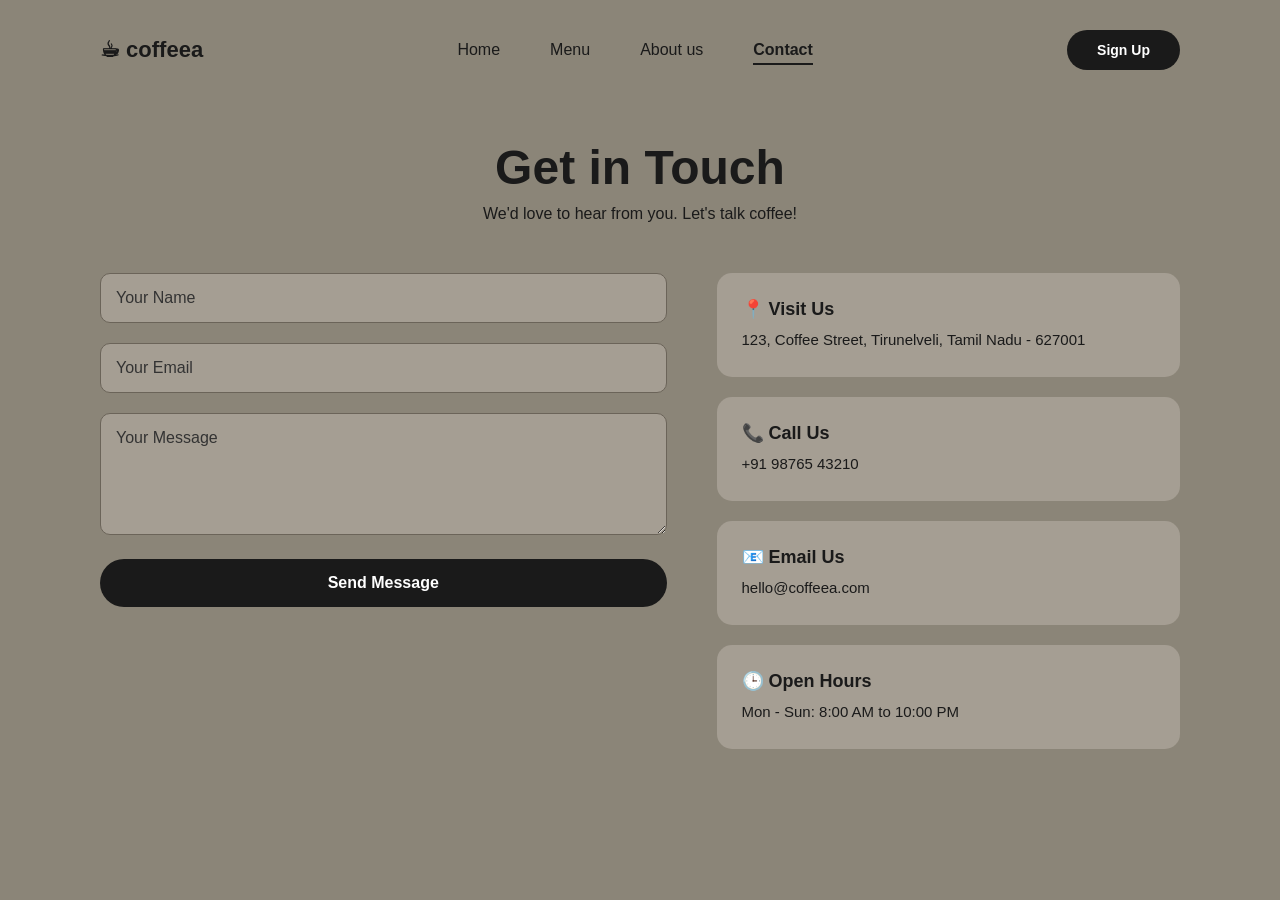
<file: contact.html>
<!DOCTYPE html>
<html>
<head>
    <title>Coffeea - Contact Us</title>
    <link rel="stylesheet" href="style.css">
</head>
<body>
    <!-- NAVBAR -->
    <nav class="navbar">
        <div class="logo">
            <span>☕︎ coffeea</span>
        </div>

        <ul class="nav-links">
            <li><a href="index.html">Home</a></li>
            <li><a href="menu.html">Menu</a></li>
            <li><a href="about.html">About us</a></li>
            <li><a href="contact.html" class="active">Contact</a></li>
        </ul>

        <button class="signup-btn">Sign Up</button>
    </nav>

    <!-- CONTACT SECTION START -->
    <section class="contact-section">
        <h2 class="contact-title">Get in Touch</h2>
        <p class="contact-subtitle">We'd love to hear from you. Let's talk coffee!</p>

        <div class="contact-container">
            <!-- Left Side: Form -->
            <div class="contact-form">
                <form id="contactForm">
                    <!-- input tag = User Type -->
                    <input type="text" id="name" placeholder="Your Name" required>
                    <!-- required = blank page-->
                    
                    <input type="email" id="email" placeholder="Your Email" required>
                    <!-- type="email" = @  Error -->
                    
                    <textarea id="message" rows="5" placeholder="Your Message" required></textarea>
                    <!-- textarea =  Text  -->
                    
                    <button type="submit" class="submit-btn">Send Message</button>
                    <!-- type="submit" = Form Submit -->
                </form>
            </div>

            <!-- Right Side: Info -->
            <div class="contact-info">
                <div class="info-box">
                    <h3>📍 Visit Us</h3>
                    <p>123, Coffee Street, Tirunelveli, Tamil Nadu - 627001</p>
                </div>
                <div class="info-box">
                    <h3>📞 Call Us</h3>
                    <p>+91 98765 43210</p>
                </div>
                <div class="info-box">
                    <h3>📧 Email Us</h3>
                    <p>hello@coffeea.com</p>
                </div>
                <div class="info-box">
                    <h3>🕒 Open Hours</h3>
                    <p>Mon - Sun: 8:00 AM to 10:00 PM</p>
                </div>
            </div>
        </div>
    </section>
    <!-- CONTACT SECTION END -->

    <script src="script.js"></script>
</body>
</html>
</file>
<file: style.css>
* {
    margin: 0;
    padding: 0;
    box-sizing: border-box;
    font-family: 'Poppins', sans-serif;
}

body {
    background-color: #8B8578;
    color: #1A1A1A;
    min-height: 100vh;
}

/* NAVBAR */
.navbar {
    display: flex;
    justify-content: space-between;
    align-items: center;
    padding: 30px 100px;
}

.logo {
    display: flex;
    align-items: center;
    gap: 8px;
    font-size: 22px;
    font-weight: 700;
}

.nav-links {
    display: flex;
    list-style: none;
    gap: 50px;
}

.nav-links a {
    text-decoration: none;
    color: #1A1A1A;
    font-size: 16px;
    font-weight: 400;
}

.nav-links .active {
    font-weight: 600;
    border-bottom: 2px solid #1A1A1A;
    padding-bottom: 5px;
}

.signup-btn {
    background-color: #1A1A1A;
    color: #fff;
    border: none;
    padding: 12px 30px;
    border-radius: 25px;
    cursor: pointer;
    font-weight: 600;
    font-size: 14px;
}

.signup-btn:hover {
    opacity: 0.8;
}

/* HERO SECTION */
.hero {
    display: flex;
    padding: 40px 100px;
    align-items: center;
    justify-content: space-between;
}

.hero-left {
    width: 45%;
}

.hero-left h1 {
    font-size: 64px;
    line-height: 1.1;
    margin-bottom: 25px;
    font-weight: 700;
}

.desc {
    font-size: 16px;
    margin-bottom: 25px;
    width: 80%;
    line-height: 1.6;
}

.rating {
    margin-bottom: 30px;
    font-size: 14px;
}

.order-btn {
    background-color: #1A1A1A;
    color: #fff;
    border: none;
    padding: 15px 35px;
    border-radius: 25px;
    cursor: pointer;
    font-weight: 600;
    font-size: 16px;
    margin-bottom: 50px;
}

.order-btn:hover {
    opacity: 0.8;
}

.divider {
    border: none;
    border-top: 1px solid #1A1A1A;
    width: 60%;
    margin-bottom: 20px;
}

.social {
    display: flex;
    gap: 15px;
    font-size: 13px;
    align-items: center;
}

.social a {
    text-decoration: none;
    color: #1A1A1A;
    font-weight: 600;
}

.social a:hover {
    text-decoration: underline;
}

.hero-right {
    width: 50%;
    display: flex;
    justify-content: center;
}

.hero-right img {
    width: 90%;
    max-width: 550px;
}

/* MOBILE RESPONSIVE */
@media (max-width: 900px) {
    .navbar, .hero {
        padding: 20px 30px;
        flex-direction: column;
    }
    
    .nav-links {
        margin: 20px 0;
        gap: 20px;
    }
    
    .hero-left, .hero-right {
        width: 100%;
        text-align: center;
    }
    
    .hero-left h1 {
        font-size: 40px;
    }
    
    .desc {
        width: 100%;
    }
    
    .divider {
        width: 100%;
    }
    
    .social {
        justify-content: center;
    }
}






/* MENU PAGE CSS */
.menu-section {
    padding: 40px 100px;
    text-align: center;
}

.menu-title {
    font-size: 48px;
    font-weight: 700;
    margin-bottom: 10px;
}

.menu-subtitle {
    font-size: 16px;
    margin-bottom: 50px;
    color: #333;
}

.menu-container {
    display: flex;
    /* Flexbox = Cards */
    justify-content: center;
    /* Cards Center-*/
    gap: 30px;
    /*  Card  30px Gap */
    flex-wrap: wrap;
}

.menu-card {
    background-color: #a59e93;
    width: 280px;
    border-radius: 20px;
    padding: 20px;
    text-align: left;
    box-shadow: 0 4px 10px rgba(0,0,0,0.1);
}

.menu-card:hover {
    transform: translateY(-5px);
    transition: 0.3s;
}

.menu-card img {
    width: 100%;
    height: 180px;
    object-fit: cover;
    border-radius: 15px;
    margin-bottom: 15px;
}

.menu-card h3 {
    font-size: 22px;
    margin-bottom: 8px;
}

.menu-card .description {
    font-size: 14px;
    color: #2a2a2a;
    margin-bottom: 20px;
    min-height: 40px;
}

.card-bottom {
    display: flex;
    justify-content: space-between;
    align-items: center;
}

.price {
    font-size: 20px;
    font-weight: 700;
}

.add-btn {
    background-color: #1A1A1A;
    color: #fff;
    border: none;
    padding: 8px 18px;
    border-radius: 20px;
    cursor: pointer;
    font-weight: 600;
}

.add-btn:hover {
    background-color: #333;
}

/* MOBILE */
@media (max-width: 900px) {
    .menu-section {
        padding: 20px 30px;
    }
    .menu-title {
        font-size: 36px;
    }
}






/* ABOUT PAGE CSS */
.about-section {
    display: flex;
    padding: 60px 100px;
    align-items: center;
    gap: 60px;
}

.about-left {
    width: 50%;
}

.about-left img {
    width: 100%;
    border-radius: 20px;
    box-shadow: 0 4px 15px rgba(0,0,0,0.2);
}

.about-right {
    width: 50%;
}

.about-right h2 {
    font-size: 48px;
    margin-bottom: 20px;
}

.story-text {
    font-size: 16px;
    line-height: 1.8;
    margin-bottom: 20px;
}

.stats {
    display: flex;
    gap: 30px;
    margin-top: 40px;
}

.stat-box {
    text-align: center;
    background-color: #a59e93;
    padding: 20px;
    border-radius: 15px;
    width: 150px;
}

.stat-box h3 {
    font-size: 32px;
    font-weight: 700;
}

.stat-box p {
    font-size: 14px;
}

/* CONTACT PAGE CSS */
.contact-section {
    padding: 40px 100px;
    text-align: center;
}

.contact-title {
    font-size: 48px;
    margin-bottom: 10px;
}

.contact-subtitle {
    font-size: 16px;
    margin-bottom: 50px;
}

.contact-container {
    display: flex;
    gap: 50px;
    text-align: left;
}

.contact-form {
    width: 55%;
}

.contact-form input, .contact-form textarea {
    width: 100%;
    padding: 15px;
    margin-bottom: 20px;
    border: 1px solid #6b6459;
    background-color: #a59e93;
    border-radius: 10px;
    font-size: 16px;
    font-family: 'Poppins', sans-serif;
}

.contact-form input::placeholder, .contact-form textarea::placeholder {
    color: #333;
}

.submit-btn {
    background-color: #1A1A1A;
    color: #fff;
    border: none;
    padding: 15px 35px;
    border-radius: 25px;
    cursor: pointer;
    font-weight: 600;
    font-size: 16px;
    width: 100%;
}

.submit-btn:hover {
    opacity: 0.8;
}

.contact-info {
    width: 45%;
}

.info-box {
    background-color: #a59e93;
    padding: 25px;
    border-radius: 15px;
    margin-bottom: 20px;
}

.info-box h3 {
    font-size: 18px;
    margin-bottom: 8px;
}

.info-box p {
    font-size: 15px;
    line-height: 1.6;
}

/* MOBILE */
@media (max-width: 900px) {
    .about-section, .contact-container {
        flex-direction: column;
        padding: 20px 30px;
    }
    .about-left, .about-right, .contact-form, .contact-info {
        width: 100%;
    }
    .stats {
        flex-direction: column;
        align-items: center;
    }
}
</file>
